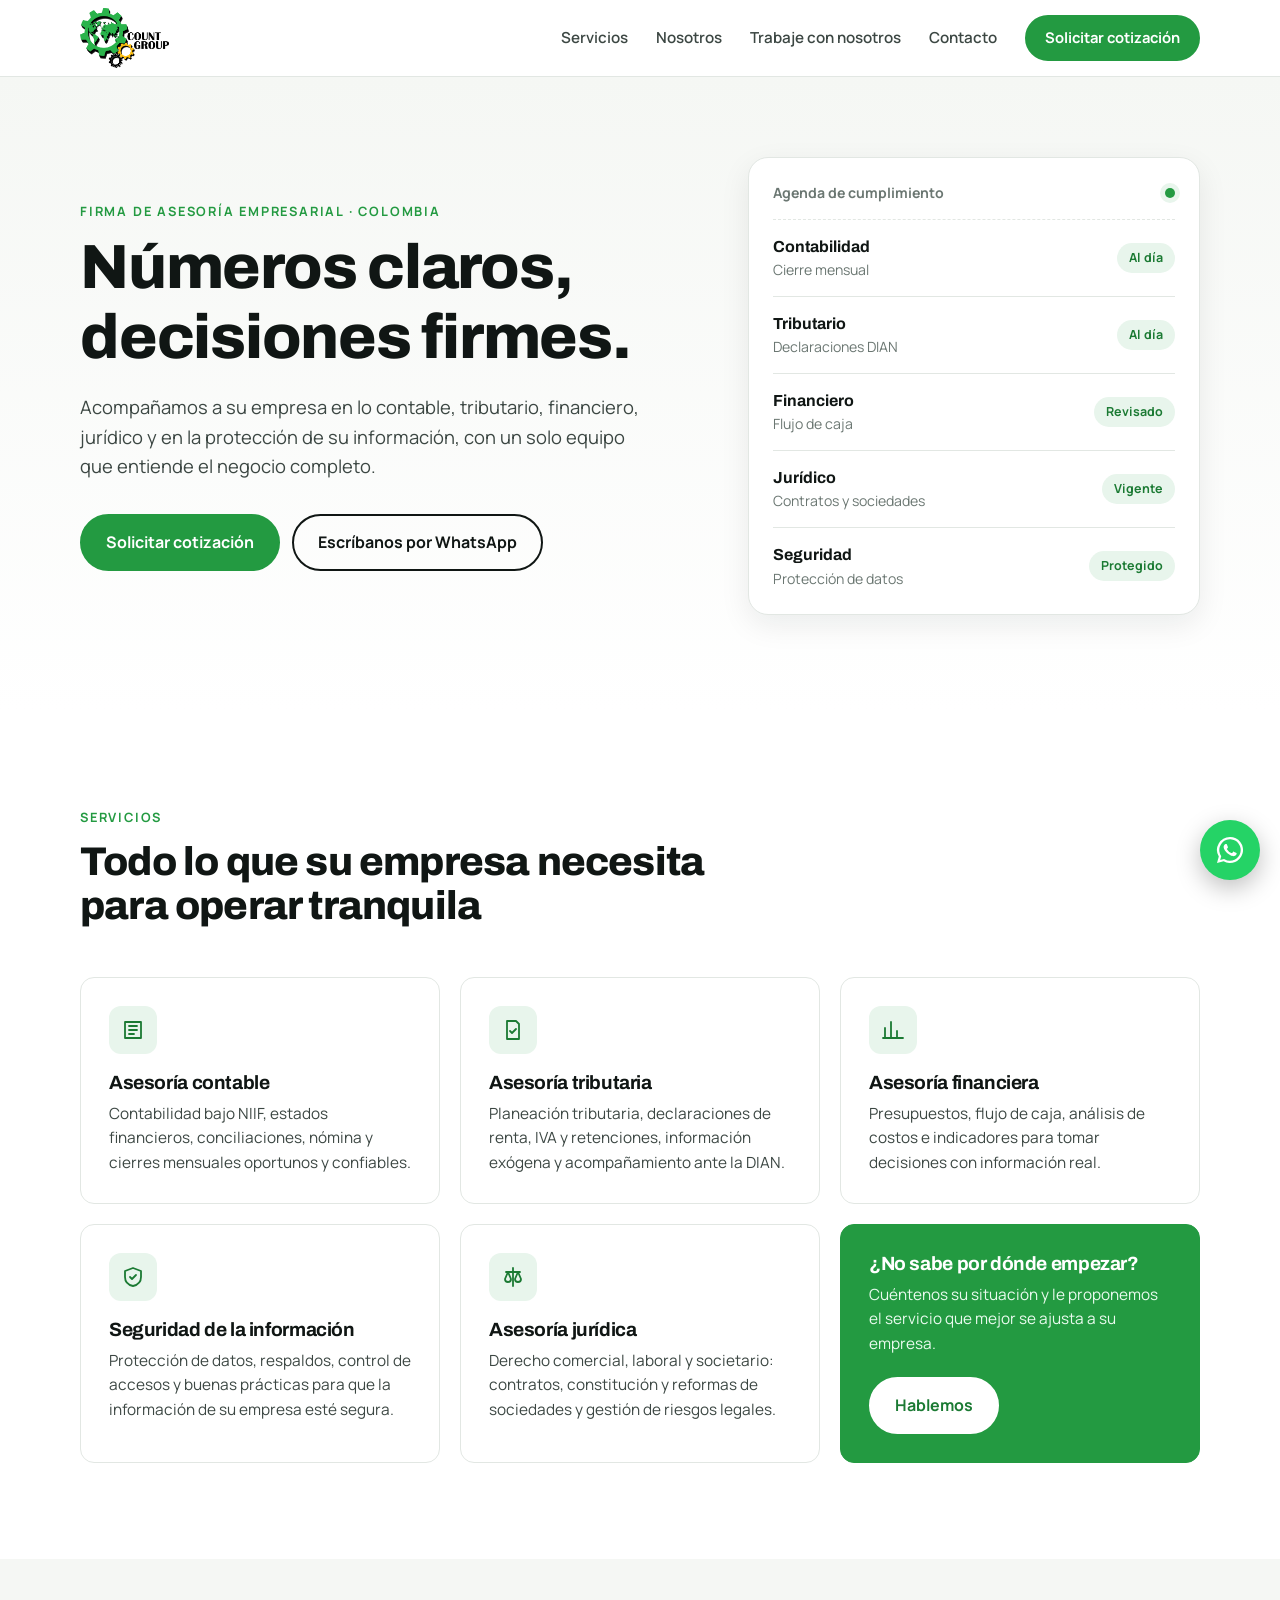
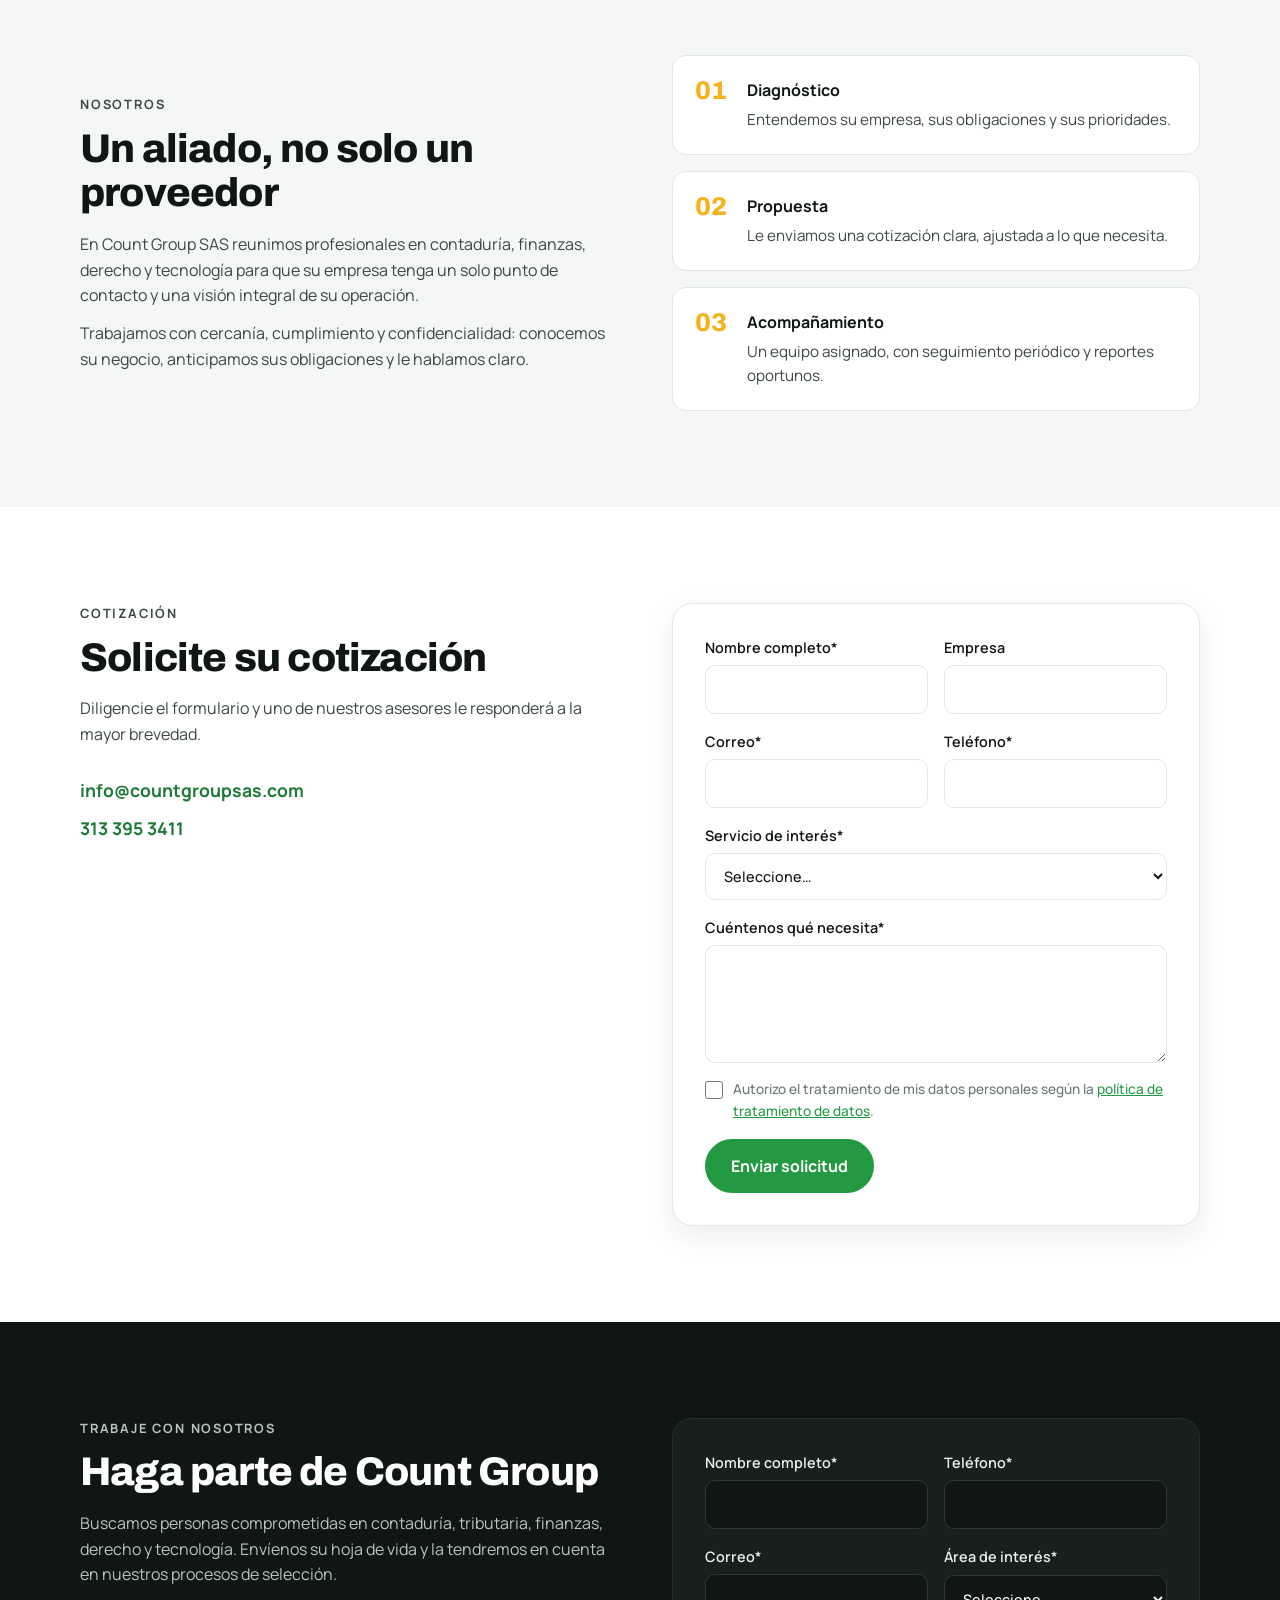
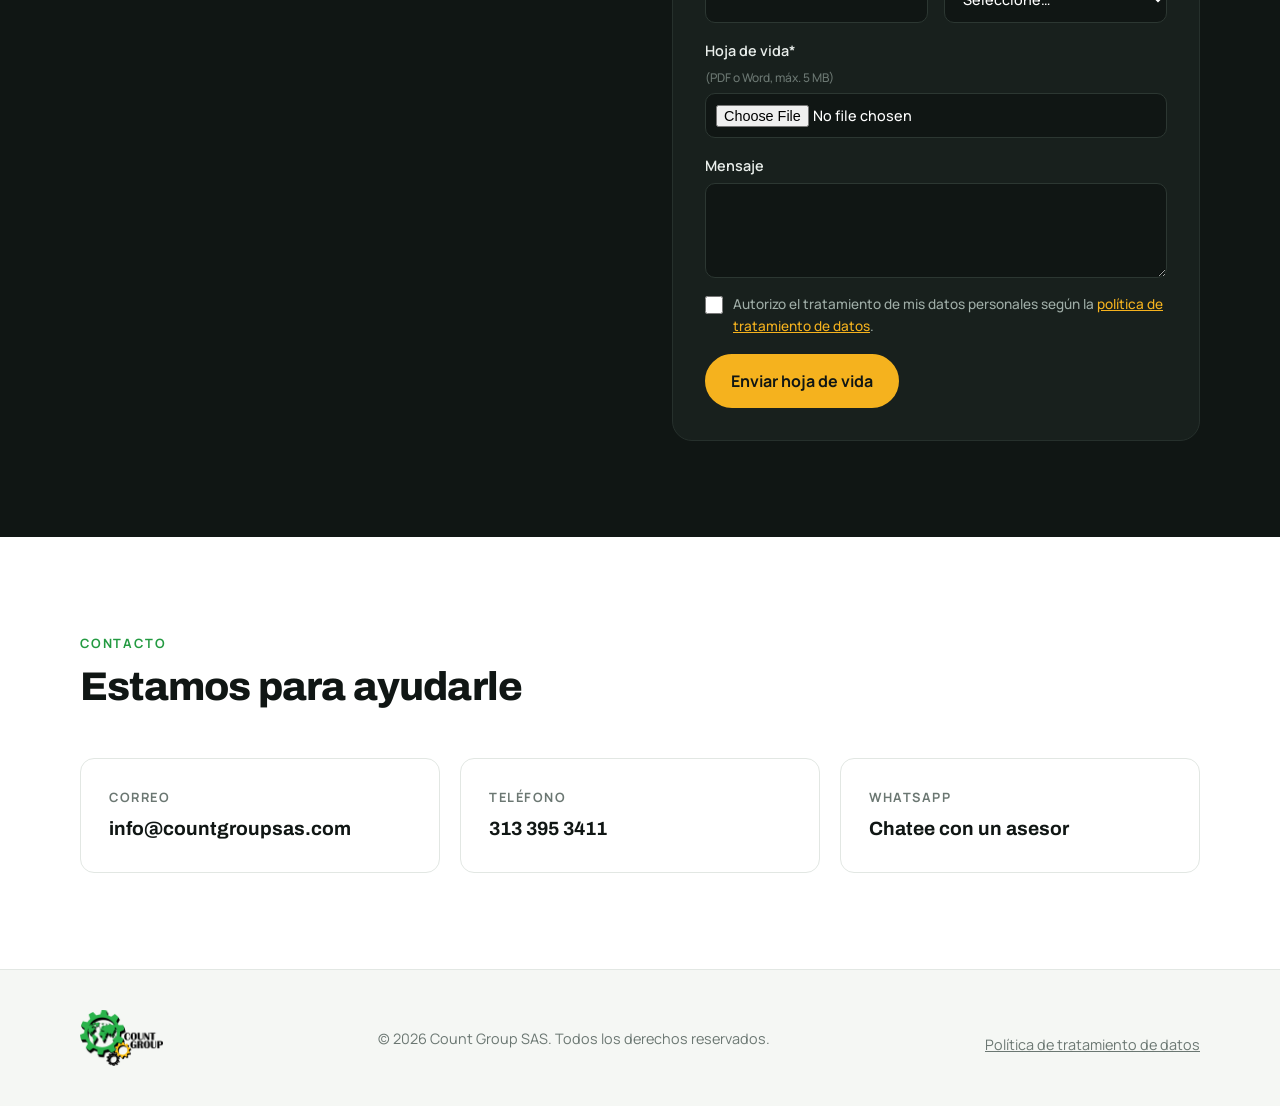
<file: index.html>
<!doctype html>
<html lang="es-CO">
<head>
<meta charset="utf-8">
<meta name="viewport" content="width=device-width, initial-scale=1">
<title>Count Group SAS | Asesoría contable, tributaria, financiera, jurídica y seguridad de la información</title>
<meta name="description" content="Count Group SAS: firma colombiana de asesoría contable, tributaria, financiera, jurídica y de seguridad de la información. Solicite su cotización.">
<link rel="canonical" href="https://countgroupsas.com/">
<meta property="og:title" content="Count Group SAS">
<meta property="og:description" content="Asesoría contable, tributaria, financiera, jurídica y seguridad de la información para su empresa.">
<meta property="og:image" content="https://countgroupsas.com/assets/logo.png">
<meta property="og:type" content="website">
<link rel="icon" type="image/png" href="assets/favicon.png">
<link rel="preconnect" href="https://fonts.googleapis.com">
<link rel="preconnect" href="https://fonts.gstatic.com" crossorigin>
<link href="https://fonts.googleapis.com/css2?family=Archivo:wght@600;700;800&family=Manrope:wght@400;500;600;700&display=swap" rel="stylesheet">
<link rel="stylesheet" href="assets/styles.css">
<script type="application/ld+json">
{"@context":"https://schema.org","@type":"AccountingService","name":"Count Group SAS","url":"https://countgroupsas.com","logo":"https://countgroupsas.com/assets/logo.png","email":"info@countgroupsas.com","telephone":"+57 313 395 3411","address":{"@type":"PostalAddress","addressCountry":"CO"}}
</script>
</head>
<body>

<header class="nav" id="top">
  <div class="wrap nav__in">
    <a href="#top" class="nav__logo" aria-label="Count Group SAS, inicio"><img src="assets/logo.png" alt="Count Group SAS" width="678" height="455"></a>
    <button class="nav__toggle" aria-label="Abrir menú" aria-expanded="false" aria-controls="menu"><span></span><span></span><span></span></button>
    <nav id="menu" class="nav__menu">
      <a href="#servicios">Servicios</a>
      <a href="#nosotros">Nosotros</a>
      <a href="#trabaja">Trabaje con nosotros</a>
      <a href="#contacto">Contacto</a>
      <a href="#cotizar" class="btn btn--sm">Solicitar cotización</a>
    </nav>
  </div>
</header>

<main>
<section class="hero">
  <div class="wrap hero__in">
    <div class="hero__txt">
      <p class="eyebrow">Firma de asesoría empresarial · Colombia</p>
      <h1>Números claros, decisiones firmes.</h1>
      <p class="lead">Acompañamos a su empresa en lo contable, tributario, financiero, jurídico y en la protección de su información, con un solo equipo que entiende el negocio completo.</p>
      <div class="hero__cta">
        <a href="#cotizar" class="btn">Solicitar cotización</a>
        <a href="https://wa.me/573133953411?text=Hola%20Count%20Group%2C%20quisiera%20informaci%C3%B3n%20sobre%20sus%20servicios." class="btn btn--ghost" target="_blank" rel="noopener">Escríbanos por WhatsApp</a>
      </div>
    </div>
    <div class="hero__card" aria-hidden="true">
      <div class="ledger">
        <div class="ledger__head"><span>Agenda de cumplimiento</span><span class="dot"></span></div>
        <ul>
          <li><b>Contabilidad</b><span>Cierre mensual</span><i class="ok">Al día</i></li>
          <li><b>Tributario</b><span>Declaraciones DIAN</span><i class="ok">Al día</i></li>
          <li><b>Financiero</b><span>Flujo de caja</span><i class="ok">Revisado</i></li>
          <li><b>Jurídico</b><span>Contratos y sociedades</span><i class="ok">Vigente</i></li>
          <li><b>Seguridad</b><span>Protección de datos</span><i class="ok">Protegido</i></li>
        </ul>
      </div>
    </div>
  </div>
</section>

<section id="servicios" class="sec">
  <div class="wrap">
    <div class="sec__head">
      <p class="eyebrow">Servicios</p>
      <h2>Todo lo que su empresa necesita para operar tranquila</h2>
    </div>
    <div class="grid">
      <article class="svc">
        <div class="svc__ic"><svg viewBox="0 0 24 24"><path d="M4 4h16v16H4z"/><path d="M8 8h8M8 12h8M8 16h5"/></svg></div>
        <h3>Asesoría contable</h3>
        <p>Contabilidad bajo NIIF, estados financieros, conciliaciones, nómina y cierres mensuales oportunos y confiables.</p>
      </article>
      <article class="svc">
        <div class="svc__ic"><svg viewBox="0 0 24 24"><path d="M6 3h9l3 3v15H6z"/><path d="M9 13l2 2 4-4"/></svg></div>
        <h3>Asesoría tributaria</h3>
        <p>Planeación tributaria, declaraciones de renta, IVA y retenciones, información exógena y acompañamiento ante la DIAN.</p>
      </article>
      <article class="svc">
        <div class="svc__ic"><svg viewBox="0 0 24 24"><path d="M4 20V10M10 20V4M16 20v-7M22 20H2"/></svg></div>
        <h3>Asesoría financiera</h3>
        <p>Presupuestos, flujo de caja, análisis de costos e indicadores para tomar decisiones con información real.</p>
      </article>
      <article class="svc">
        <div class="svc__ic"><svg viewBox="0 0 24 24"><path d="M12 3l8 3v6c0 5-3.5 8-8 9-4.5-1-8-4-8-9V6z"/><path d="M9 12l2 2 4-4"/></svg></div>
        <h3>Seguridad de la información</h3>
        <p>Protección de datos, respaldos, control de accesos y buenas prácticas para que la información de su empresa esté segura.</p>
      </article>
      <article class="svc">
        <div class="svc__ic"><svg viewBox="0 0 24 24"><path d="M12 3v18M5 7h14M7 7l-3 7a3 3 0 006 0zM17 7l-3 7a3 3 0 006 0z"/></svg></div>
        <h3>Asesoría jurídica</h3>
        <p>Derecho comercial, laboral y societario: contratos, constitución y reformas de sociedades y gestión de riesgos legales.</p>
      </article>
      <article class="svc svc--cta">
        <h3>¿No sabe por dónde empezar?</h3>
        <p>Cuéntenos su situación y le proponemos el servicio que mejor se ajusta a su empresa.</p>
        <a href="#cotizar" class="btn btn--light">Hablemos</a>
      </article>
    </div>
  </div>
</section>

<section id="nosotros" class="sec sec--alt">
  <div class="wrap split">
    <div>
      <p class="eyebrow">Nosotros</p>
      <h2>Un aliado, no solo un proveedor</h2>
      <p>En Count Group SAS reunimos profesionales en contaduría, finanzas, derecho y tecnología para que su empresa tenga un solo punto de contacto y una visión integral de su operación.</p>
      <p>Trabajamos con cercanía, cumplimiento y confidencialidad: conocemos su negocio, anticipamos sus obligaciones y le hablamos claro.</p>
    </div>
    <ol class="steps">
      <li><span>01</span><div><b>Diagnóstico</b><p>Entendemos su empresa, sus obligaciones y sus prioridades.</p></div></li>
      <li><span>02</span><div><b>Propuesta</b><p>Le enviamos una cotización clara, ajustada a lo que necesita.</p></div></li>
      <li><span>03</span><div><b>Acompañamiento</b><p>Un equipo asignado, con seguimiento periódico y reportes oportunos.</p></div></li>
    </ol>
  </div>
</section>

<section id="cotizar" class="sec">
  <div class="wrap split split--form">
    <div>
      <p class="eyebrow">Cotización</p>
      <h2>Solicite su cotización</h2>
      <p>Diligencie el formulario y uno de nuestros asesores le responderá a la mayor brevedad.</p>
      <ul class="contact-list">
        <li><a href="mailto:info@countgroupsas.com">info@countgroupsas.com</a></li>
        <li><a href="tel:+573133953411">313 395 3411</a></li>
      </ul>
    </div>
    <form class="form" action="enviar.php" method="post">
      <input type="hidden" name="tipo" value="cotizacion">
      <div class="hp" aria-hidden="true"><label>No llenar <input type="text" name="sitio_web" tabindex="-1" autocomplete="off"></label></div>
      <div class="row">
        <label>Nombre completo*<input name="nombre" required maxlength="120" autocomplete="name"></label>
        <label>Empresa<input name="empresa" maxlength="120" autocomplete="organization"></label>
      </div>
      <div class="row">
        <label>Correo*<input type="email" name="correo" required maxlength="150" autocomplete="email"></label>
        <label>Teléfono*<input type="tel" name="telefono" required maxlength="30" autocomplete="tel"></label>
      </div>
      <label>Servicio de interés*
        <select name="servicio" required>
          <option value="">Seleccione…</option>
          <option>Asesoría contable</option>
          <option>Asesoría tributaria</option>
          <option>Asesoría financiera</option>
          <option>Seguridad de la información</option>
          <option>Asesoría jurídica</option>
          <option>Varios / No estoy seguro</option>
        </select>
      </label>
      <label>Cuéntenos qué necesita*<textarea name="mensaje" rows="4" required maxlength="3000"></textarea></label>
      <label class="check"><input type="checkbox" name="acepta" value="1" required><span>Autorizo el tratamiento de mis datos personales según la <a href="privacidad.html" target="_blank">política de tratamiento de datos</a>.</span></label>
      <button class="btn" type="submit">Enviar solicitud</button>
    </form>
  </div>
</section>

<section id="trabaja" class="sec sec--dark">
  <div class="wrap split split--form">
    <div>
      <p class="eyebrow eyebrow--y">Trabaje con nosotros</p>
      <h2>Haga parte de Count Group</h2>
      <p>Buscamos personas comprometidas en contaduría, tributaria, finanzas, derecho y tecnología. Envíenos su hoja de vida y la tendremos en cuenta en nuestros procesos de selección.</p>
    </div>
    <form class="form form--dark" action="enviar.php" method="post" enctype="multipart/form-data">
      <input type="hidden" name="tipo" value="hoja_de_vida">
      <div class="hp" aria-hidden="true"><label>No llenar <input type="text" name="sitio_web" tabindex="-1" autocomplete="off"></label></div>
      <div class="row">
        <label>Nombre completo*<input name="nombre" required maxlength="120" autocomplete="name"></label>
        <label>Teléfono*<input type="tel" name="telefono" required maxlength="30" autocomplete="tel"></label>
      </div>
      <div class="row">
        <label>Correo*<input type="email" name="correo" required maxlength="150" autocomplete="email"></label>
        <label>Área de interés*
          <select name="servicio" required>
            <option value="">Seleccione…</option>
            <option>Contabilidad</option>
            <option>Tributaria</option>
            <option>Finanzas</option>
            <option>Jurídica</option>
            <option>Tecnología / Seguridad de la información</option>
            <option>Administrativa</option>
          </select>
        </label>
      </div>
      <label>Hoja de vida* <small>(PDF o Word, máx. 5 MB)</small><input type="file" name="cv" accept=".pdf,.doc,.docx" required></label>
      <label>Mensaje<textarea name="mensaje" rows="3" maxlength="2000"></textarea></label>
      <label class="check"><input type="checkbox" name="acepta" value="1" required><span>Autorizo el tratamiento de mis datos personales según la <a href="privacidad.html" target="_blank">política de tratamiento de datos</a>.</span></label>
      <button class="btn btn--y" type="submit">Enviar hoja de vida</button>
    </form>
  </div>
</section>

<section id="contacto" class="sec">
  <div class="wrap">
    <div class="sec__head"><p class="eyebrow">Contacto</p><h2>Estamos para ayudarle</h2></div>
    <div class="cards3">
      <a class="ccard" href="mailto:info@countgroupsas.com"><span>Correo</span><b>info@countgroupsas.com</b></a>
      <a class="ccard" href="tel:+573133953411"><span>Teléfono</span><b>313 395 3411</b></a>
      <a class="ccard" href="https://wa.me/573133953411" target="_blank" rel="noopener"><span>WhatsApp</span><b>Chatee con un asesor</b></a>
    </div>
  </div>
</section>
</main>

<footer class="foot">
  <div class="wrap foot__in">
    <img src="assets/logo.png" alt="Count Group SAS" class="foot__logo" width="678" height="455" loading="lazy">
    <p>© <span id="y">2026</span> Count Group SAS. Todos los derechos reservados.</p>
    <p><a href="privacidad.html">Política de tratamiento de datos</a></p>
  </div>
</footer>

<a class="wa" href="https://wa.me/573133953411?text=Hola%20Count%20Group%2C%20quisiera%20informaci%C3%B3n%20sobre%20sus%20servicios." target="_blank" rel="noopener" aria-label="Escríbanos por WhatsApp">
  <svg viewBox="0 0 32 32" aria-hidden="true"><path fill="#fff" d="M16 3a13 13 0 00-11.2 19.6L3 29l6.6-1.7A13 13 0 1016 3zm0 23.7a10.7 10.7 0 01-5.5-1.5l-.4-.2-3.9 1 1-3.8-.2-.4A10.7 10.7 0 1116 26.7zm5.9-8c-.3-.2-1.9-.9-2.2-1s-.5-.2-.7.2-.8 1-1 1.2-.4.2-.7 0a8.8 8.8 0 01-4.4-3.8c-.3-.6.3-.5 1-1.8.1-.2 0-.4 0-.6l-1-2.4c-.3-.6-.5-.5-.7-.5h-.6a1.2 1.2 0 00-.9.4 3.6 3.6 0 00-1.1 2.7 6.3 6.3 0 001.3 3.3 14.4 14.4 0 005.5 4.9c2 .9 2.8 1 3.9.8a3.3 3.3 0 002.1-1.5 2.7 2.7 0 00.2-1.5c-.1-.2-.3-.3-.7-.4z"/></svg>
</a>

<script>
document.getElementById('y').textContent=new Date().getFullYear();
const t=document.querySelector('.nav__toggle'),m=document.getElementById('menu');
t.addEventListener('click',()=>{const o=m.classList.toggle('open');t.setAttribute('aria-expanded',o)});
m.querySelectorAll('a').forEach(a=>a.addEventListener('click',()=>{m.classList.remove('open');t.setAttribute('aria-expanded',false)}));
document.querySelectorAll('input[type=file]').forEach(f=>f.addEventListener('change',()=>{if(f.files[0]&&f.files[0].size>5*1024*1024){alert('El archivo supera 5 MB.');f.value=''}}));
document.querySelectorAll('form').forEach(f=>f.addEventListener('submit',()=>{const b=f.querySelector('button');b.disabled=true;b.textContent='Enviando…'}));
</script>
</body>
</html>
</file>
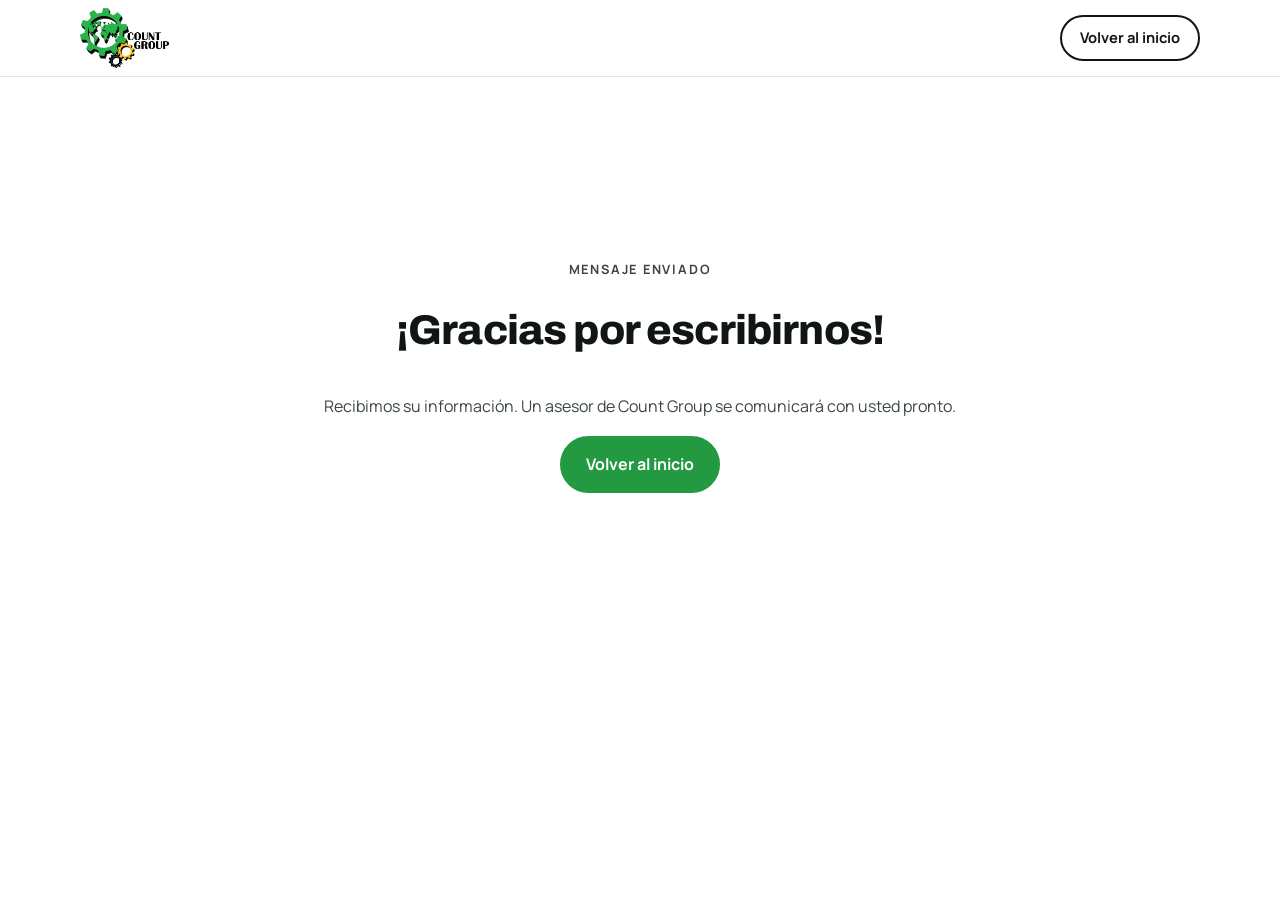
<file: gracias.html>
<!doctype html><html lang="es-CO"><head><meta charset="utf-8"><meta name="viewport" content="width=device-width, initial-scale=1"><link rel="icon" type="image/png" href="assets/favicon.png"><link href="https://fonts.googleapis.com/css2?family=Archivo:wght@600;700;800&family=Manrope:wght@400;500;600;700&display=swap" rel="stylesheet"><link rel="stylesheet" href="assets/styles.css"><title>Gracias | Count Group SAS</title><meta name="robots" content="noindex"></head><body><header class="nav"><div class="wrap nav__in"><a href="./" class="nav__logo"><img src="assets/logo.png" alt="Count Group SAS"></a><a href="./" class="btn btn--sm btn--ghost">Volver al inicio</a></div></header>
<main class="page center"><p class="eyebrow">Mensaje enviado</p><h1 id="t">¡Gracias por escribirnos!</h1><p id="m">Recibimos su información. Un asesor de Count Group se comunicará con usted pronto.</p><a class="btn" href="./">Volver al inicio</a></main>
<script>const t=new URLSearchParams(location.search).get('t');if(t==='h'){document.getElementById('m').textContent='Recibimos su hoja de vida. La tendremos en cuenta en nuestros próximos procesos de selección.'}</script></body></html>
</file>
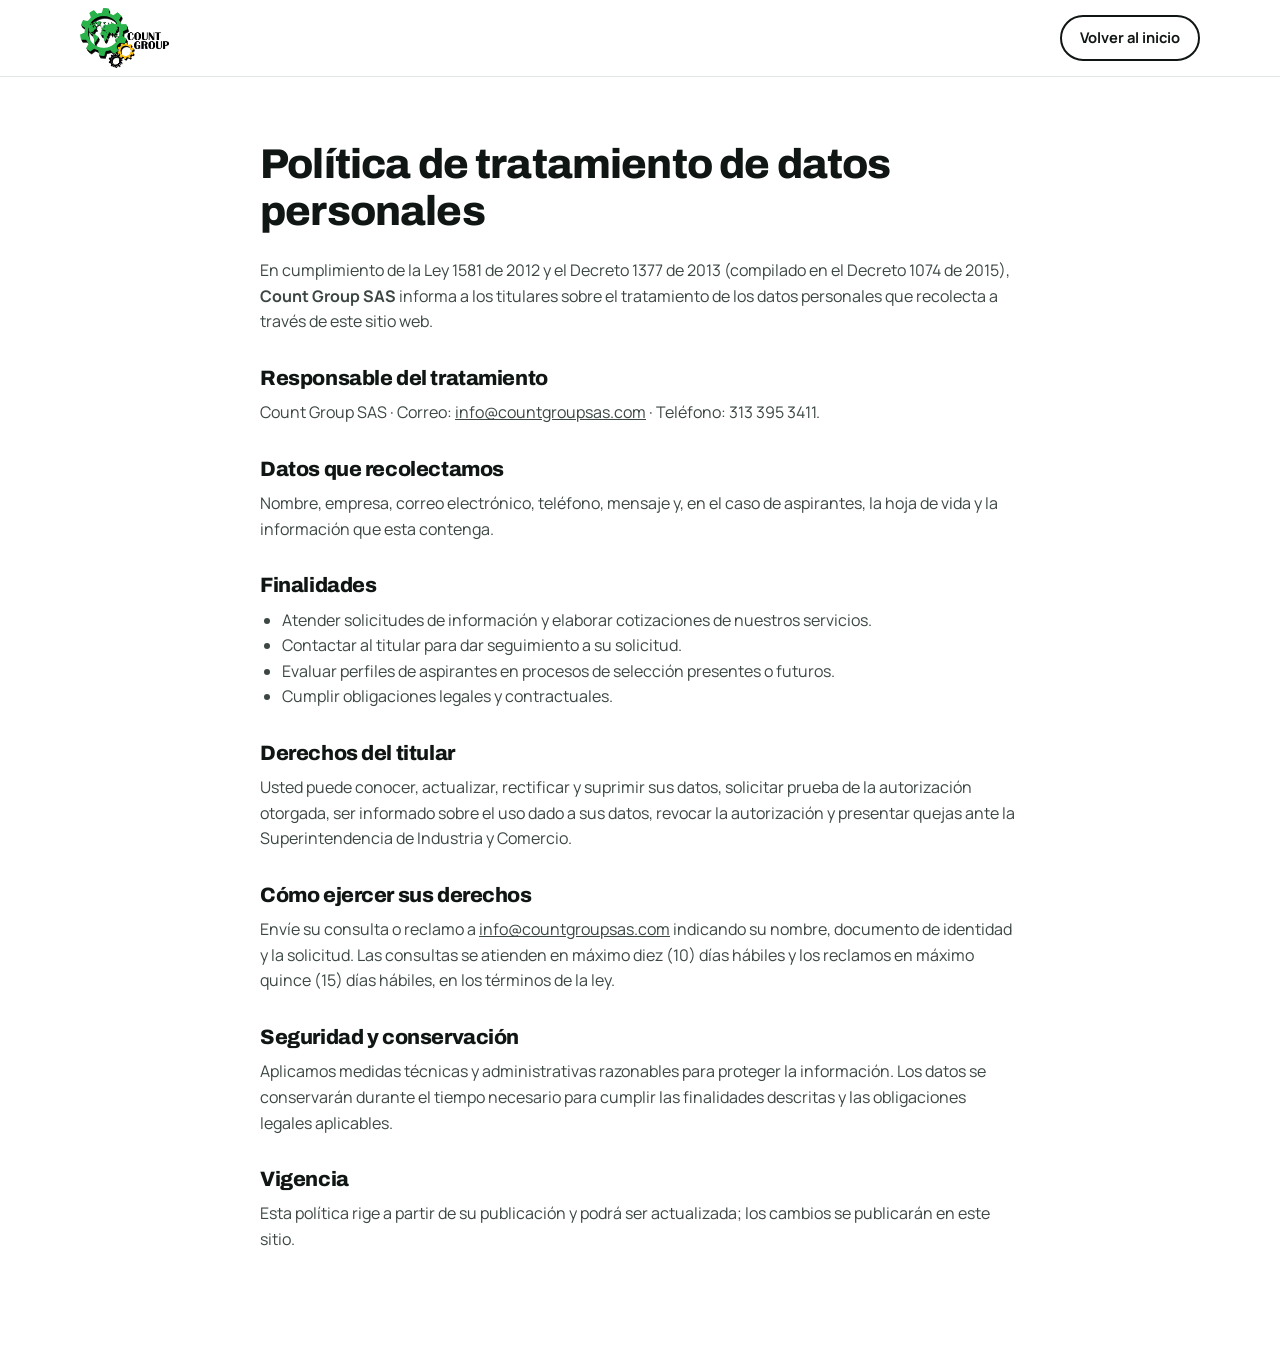
<file: privacidad.html>
<!doctype html><html lang="es-CO"><head><meta charset="utf-8"><meta name="viewport" content="width=device-width, initial-scale=1"><link rel="icon" type="image/png" href="assets/favicon.png"><link href="https://fonts.googleapis.com/css2?family=Archivo:wght@600;700;800&family=Manrope:wght@400;500;600;700&display=swap" rel="stylesheet"><link rel="stylesheet" href="assets/styles.css"><title>Política de tratamiento de datos | Count Group SAS</title></head><body><header class="nav"><div class="wrap nav__in"><a href="./" class="nav__logo"><img src="assets/logo.png" alt="Count Group SAS"></a><a href="./" class="btn btn--sm btn--ghost">Volver al inicio</a></div></header>
<main class="page">
<h1>Política de tratamiento de datos personales</h1>
<p>En cumplimiento de la Ley 1581 de 2012 y el Decreto 1377 de 2013 (compilado en el Decreto 1074 de 2015), <b>Count Group SAS</b> informa a los titulares sobre el tratamiento de los datos personales que recolecta a través de este sitio web.</p>
<h2>Responsable del tratamiento</h2>
<p>Count Group SAS · Correo: <a href="mailto:info@countgroupsas.com">info@countgroupsas.com</a> · Teléfono: 313 395 3411.</p>
<h2>Datos que recolectamos</h2>
<p>Nombre, empresa, correo electrónico, teléfono, mensaje y, en el caso de aspirantes, la hoja de vida y la información que esta contenga.</p>
<h2>Finalidades</h2>
<ul><li>Atender solicitudes de información y elaborar cotizaciones de nuestros servicios.</li><li>Contactar al titular para dar seguimiento a su solicitud.</li><li>Evaluar perfiles de aspirantes en procesos de selección presentes o futuros.</li><li>Cumplir obligaciones legales y contractuales.</li></ul>
<h2>Derechos del titular</h2>
<p>Usted puede conocer, actualizar, rectificar y suprimir sus datos, solicitar prueba de la autorización otorgada, ser informado sobre el uso dado a sus datos, revocar la autorización y presentar quejas ante la Superintendencia de Industria y Comercio.</p>
<h2>Cómo ejercer sus derechos</h2>
<p>Envíe su consulta o reclamo a <a href="mailto:info@countgroupsas.com">info@countgroupsas.com</a> indicando su nombre, documento de identidad y la solicitud. Las consultas se atienden en máximo diez (10) días hábiles y los reclamos en máximo quince (15) días hábiles, en los términos de la ley.</p>
<h2>Seguridad y conservación</h2>
<p>Aplicamos medidas técnicas y administrativas razonables para proteger la información. Los datos se conservarán durante el tiempo necesario para cumplir las finalidades descritas y las obligaciones legales aplicables.</p>
<h2>Vigencia</h2>
<p>Esta política rige a partir de su publicación y podrá ser actualizada; los cambios se publicarán en este sitio.</p>
</main></body></html>
</file>
<file: assets/styles.css>
:root{
  --g:#239a41; --g-d:#1b7a33; --g-l:#e8f5ec;
  --y:#f5b21e; --ink:#101614; --ink-2:#3c4743; --mute:#6b7772;
  --bg:#ffffff; --bg-2:#f5f7f4; --line:#e2e7e3;
  --r:14px; --sh:0 10px 30px rgba(16,22,20,.08);
}
*{box-sizing:border-box;margin:0;padding:0}
html{scroll-behavior:smooth;scroll-padding-top:84px}
body{font-family:Manrope,system-ui,sans-serif;color:var(--ink);background:var(--bg);line-height:1.6;font-size:16px;-webkit-font-smoothing:antialiased}
img{max-width:100%;height:auto;display:block}
a{color:inherit}
h1,h2,h3{font-family:Archivo,sans-serif;line-height:1.12;letter-spacing:-.02em}
h1{font-size:clamp(2.3rem,5.4vw,3.9rem);font-weight:800}
h2{font-size:clamp(1.7rem,3.4vw,2.5rem);font-weight:800;margin-bottom:16px}
h3{font-size:1.2rem;font-weight:700;margin-bottom:8px}
p+p{margin-top:12px}
.wrap{max-width:1160px;margin:0 auto;padding:0 20px}
.eyebrow{font-weight:700;font-size:.8rem;letter-spacing:.14em;text-transform:uppercase;color:var(--g);margin-bottom:12px}
.eyebrow--y{color:var(--y)}
.lead{font-size:1.15rem;color:var(--ink-2);max-width:560px;margin:20px 0 32px}

.btn{display:inline-flex;align-items:center;justify-content:center;gap:8px;background:var(--g);color:#fff;text-decoration:none;font-weight:700;padding:14px 24px;border-radius:999px;border:2px solid var(--g);cursor:pointer;font-size:1rem;font-family:inherit;transition:.2s}
.btn:hover{background:var(--g-d);border-color:var(--g-d)}
.btn--sm{padding:9px 18px;font-size:.92rem}
.btn--ghost{background:transparent;color:var(--ink);border-color:var(--ink)}
.btn--ghost:hover{background:var(--ink);color:#fff;border-color:var(--ink)}
.btn--light{background:#fff;color:var(--g-d);border-color:#fff}
.btn--light:hover{background:var(--y);border-color:var(--y);color:var(--ink)}
.btn--y{background:var(--y);border-color:var(--y);color:var(--ink)}
.btn--y:hover{background:#ffc747;border-color:#ffc747}
.btn:disabled{opacity:.6;cursor:wait}

/* nav */
.nav{position:sticky;top:0;z-index:50;background:rgba(255,255,255,.94);backdrop-filter:blur(10px);border-bottom:1px solid var(--line)}
.nav__in{display:flex;align-items:center;justify-content:space-between;height:76px}
.nav__logo img{height:60px;width:auto}
.nav__menu{display:flex;align-items:center;gap:28px}
.nav__menu a:not(.btn){text-decoration:none;font-weight:600;color:var(--ink-2);font-size:.95rem}
.nav__menu a:not(.btn):hover{color:var(--g)}
.nav__toggle{display:none;background:none;border:0;width:44px;height:44px;cursor:pointer;flex-direction:column;justify-content:center;align-items:center;gap:5px}
.nav__toggle span{width:24px;height:2px;background:var(--ink);border-radius:2px}

/* hero */
.hero{background:linear-gradient(180deg,var(--bg-2),#fff);padding:80px 0 96px;overflow:hidden}
.hero__in{display:grid;grid-template-columns:1.15fr .85fr;gap:56px;align-items:center}
.hero h1 span{color:var(--g)}
.hero__cta{display:flex;flex-wrap:wrap;gap:12px}
.ledger{background:#fff;border:1px solid var(--line);border-radius:20px;box-shadow:var(--sh);padding:24px;position:relative}
.ledger:before{content:"";position:absolute;inset:-18px -18px auto auto;width:90px;height:90px;border-radius:50%;background:var(--y);z-index:-1}
.ledger__head{display:flex;justify-content:space-between;align-items:center;font-weight:700;font-size:.9rem;color:var(--mute);padding-bottom:14px;border-bottom:1px dashed var(--line)}
.dot{width:10px;height:10px;border-radius:50%;background:var(--g);box-shadow:0 0 0 5px var(--g-l)}
.ledger ul{list-style:none}
.ledger li{display:grid;grid-template-columns:1fr auto;grid-template-rows:auto auto;padding:14px 0;border-bottom:1px solid var(--line);column-gap:12px}
.ledger li:last-child{border-bottom:0;padding-bottom:0}
.ledger b{font-family:Archivo,sans-serif}
.ledger span{grid-row:2;font-size:.88rem;color:var(--mute)}
.ledger i{grid-row:1/3;grid-column:2;align-self:center;font-style:normal;font-size:.78rem;font-weight:700;padding:5px 12px;border-radius:999px;background:var(--g-l);color:var(--g-d)}

/* sections */
.sec{padding:96px 0}
.sec--alt{background:var(--bg-2)}
.sec--dark{background:var(--ink);color:#e9eeeb}
.sec--dark h2{color:#fff}
.sec__head{max-width:640px;margin-bottom:48px}
.grid{display:grid;grid-template-columns:repeat(3,1fr);gap:20px}
.svc{border:1px solid var(--line);border-radius:var(--r);padding:28px;background:#fff;transition:.2s}
.svc:hover{border-color:var(--g);box-shadow:var(--sh);transform:translateY(-3px)}
.svc p{color:var(--ink-2);font-size:.96rem}
.svc__ic{width:48px;height:48px;border-radius:12px;background:var(--g-l);display:grid;place-items:center;margin-bottom:18px}
.svc__ic svg{width:24px;height:24px;fill:none;stroke:var(--g-d);stroke-width:1.8;stroke-linecap:round;stroke-linejoin:round}
.svc--cta{background:var(--g);border-color:var(--g);color:#fff;display:flex;flex-direction:column;justify-content:center;align-items:flex-start}
.svc--cta p{color:#eafbef;margin-bottom:20px}
.svc--cta:hover{border-color:var(--g)}

.split{display:grid;grid-template-columns:1fr 1fr;gap:64px;align-items:center}
.split--form{align-items:start}
.split p{color:var(--ink-2)}
.sec--dark .split p{color:#b9c4bf}
.steps{list-style:none;display:grid;gap:16px}
.steps li{display:flex;gap:20px;background:#fff;border-radius:var(--r);padding:22px;border:1px solid var(--line)}
.steps span{font-family:Archivo,sans-serif;font-weight:800;font-size:1.6rem;color:var(--y);line-height:1}
.steps p{margin:4px 0 0;font-size:.95rem}

.contact-list{list-style:none;margin-top:28px;display:grid;gap:10px}
.contact-list a{font-weight:700;text-decoration:none;color:var(--g-d);font-size:1.1rem}

/* forms */
.form{background:#fff;border:1px solid var(--line);border-radius:20px;padding:32px;box-shadow:var(--sh);display:grid;gap:16px}
.form--dark{background:#18201d;border-color:#26302c;box-shadow:none}
.row{display:grid;grid-template-columns:1fr 1fr;gap:16px}
.form label{display:grid;gap:6px;font-weight:600;font-size:.9rem}
.form small{font-weight:500;color:var(--mute)}
.form input,.form select,.form textarea{font:inherit;font-weight:500;padding:12px 14px;border:1px solid var(--line);border-radius:10px;background:#fff;color:var(--ink);width:100%}
.form textarea{resize:vertical}
.form input:focus,.form select:focus,.form textarea:focus{outline:2px solid var(--g);outline-offset:1px;border-color:var(--g)}
.form--dark input,.form--dark select,.form--dark textarea{background:#101614;border-color:#2c3732;color:#fff}
.form--dark input[type=file]{padding:10px}
.form .check{display:flex;gap:10px;align-items:flex-start;font-weight:500;font-size:.85rem;color:var(--mute)}
.form--dark .check{color:#9fada7}
.form .check input{width:18px;height:18px;margin-top:2px;flex:none;accent-color:var(--g)}
.form .check a{color:var(--g)}
.form--dark .check a{color:var(--y)}
.form .btn{justify-self:start}
.hp{position:absolute;left:-9999px;width:1px;height:1px;overflow:hidden}

.cards3{display:grid;grid-template-columns:repeat(3,1fr);gap:20px}
.ccard{display:grid;gap:6px;padding:28px;border:1px solid var(--line);border-radius:var(--r);text-decoration:none;transition:.2s;overflow-wrap:anywhere}
.ccard:hover{border-color:var(--g);box-shadow:var(--sh)}
.ccard span{font-size:.8rem;font-weight:700;letter-spacing:.12em;text-transform:uppercase;color:var(--mute)}
.ccard b{font-family:Archivo,sans-serif;font-size:1.2rem}

.foot{background:var(--bg-2);border-top:1px solid var(--line);padding:40px 0}
.foot__in{display:flex;align-items:center;justify-content:space-between;gap:20px;flex-wrap:wrap;font-size:.9rem;color:var(--mute)}
.foot__logo{height:56px;width:auto}

.wa{position:fixed;right:20px;bottom:20px;width:60px;height:60px;border-radius:50%;background:#25d366;display:grid;place-items:center;box-shadow:0 8px 24px rgba(0,0,0,.25);z-index:60;transition:.2s}
.wa:hover{transform:scale(1.08)}
.wa svg{width:32px;height:32px}

/* simple pages */
.page{max-width:800px;margin:0 auto;padding:64px 20px 96px}
.page h1{font-size:clamp(1.9rem,4vw,2.6rem);margin-bottom:24px}
.page h2{font-size:1.3rem;margin:32px 0 10px}
.page p,.page li{color:var(--ink-2)}
.page ul{padding-left:22px}
.center{text-align:center;min-height:70vh;display:grid;place-content:center;justify-items:center;gap:16px}

@media (max-width:900px){
  .hero__in,.split{grid-template-columns:1fr;gap:40px}
  .grid{grid-template-columns:1fr 1fr}
  .cards3{grid-template-columns:1fr}
  .hero{padding:48px 0 64px}
  .sec{padding:72px 0}
}
@media (max-width:820px){
  .nav__toggle{display:flex}
  .nav__menu{position:absolute;top:76px;left:0;right:0;background:#fff;flex-direction:column;align-items:stretch;gap:0;padding:8px 20px 20px;border-bottom:1px solid var(--line);display:none}
  .nav__menu.open{display:flex}
  .nav__menu a:not(.btn){padding:14px 0;border-bottom:1px solid var(--line)}
  .nav__menu .btn{margin-top:16px}
}
@media (max-width:600px){
  .wrap{padding:0 16px}
  .grid,.row{grid-template-columns:1fr}
  .form{padding:22px}
  .nav__logo img{height:46px}
  .hero__cta .btn{width:100%}
}
@media (prefers-reduced-motion:reduce){*{transition:none!important;scroll-behavior:auto!important}}
</file>
